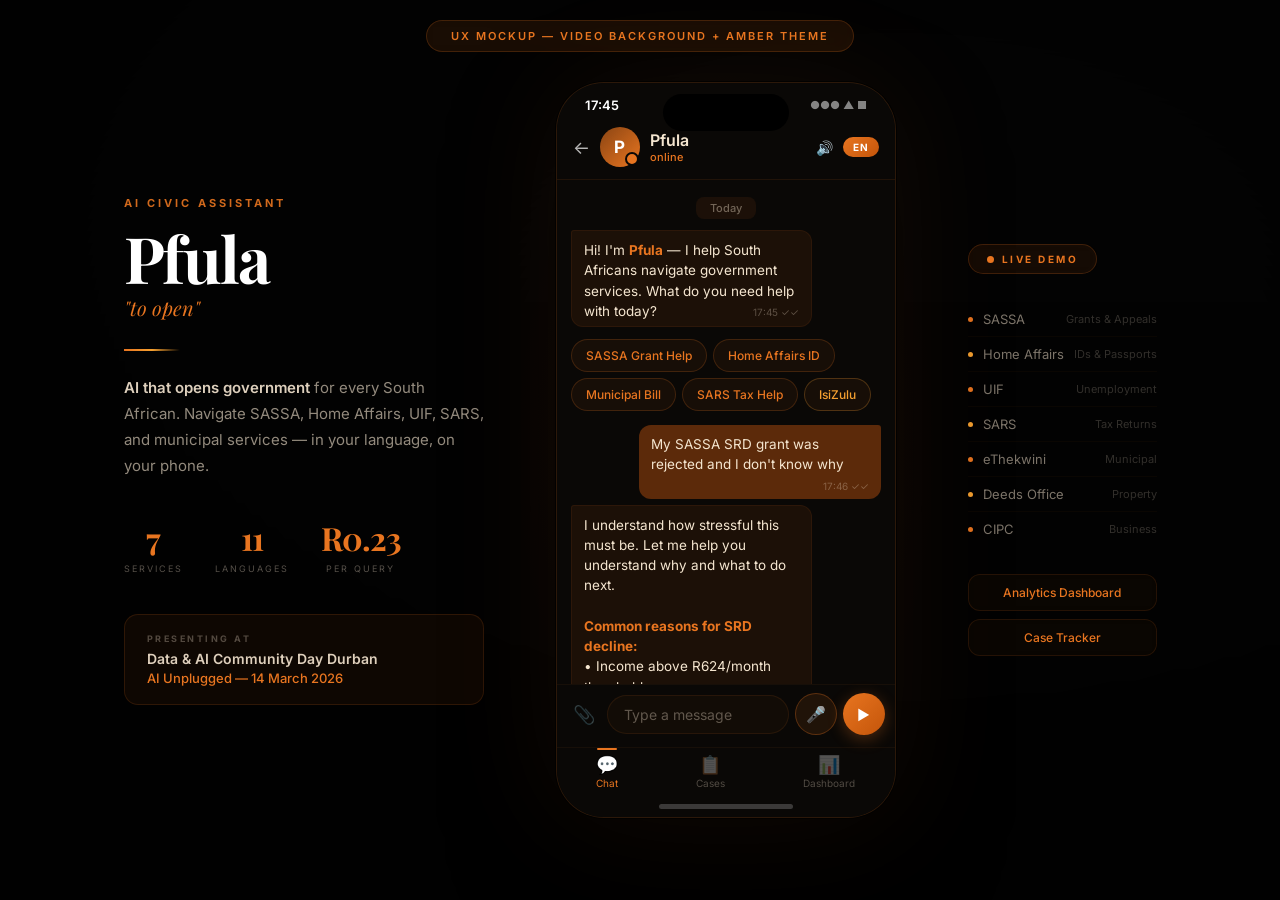
<file: frontend/mockup.html>
<!DOCTYPE html>
<html lang="en">
<head>
    <meta charset="UTF-8">
    <meta name="viewport" content="width=device-width, initial-scale=1.0">
    <title>Pfula — UX Mockup</title>
    <link href="https://fonts.googleapis.com/css2?family=Inter:wght@300;400;500;600;700;800;900&family=Playfair+Display:wght@400;600;700&display=swap" rel="stylesheet">
    <style>
        * { margin: 0; padding: 0; box-sizing: border-box; }

        body {
            font-family: 'Inter', sans-serif;
            background: #050505;
            color: #f5e6d0;
            height: 100vh;
            overflow: hidden;
            -webkit-font-smoothing: antialiased;
        }

        /* ============ VIDEO BACKGROUND ============ */
        .video-bg {
            position: fixed;
            inset: 0;
            z-index: 0;
        }

        .video-bg video {
            width: 100%;
            height: 100%;
            object-fit: cover;
            opacity: 0.6;
        }

        /* Dark overlay for readability */
        .video-overlay {
            position: fixed;
            inset: 0;
            background:
                radial-gradient(ellipse at 70% 40%, transparent 30%, rgba(0,0,0,0.5) 80%),
                linear-gradient(180deg, rgba(0,0,0,0.3) 0%, rgba(0,0,0,0.6) 100%);
            z-index: 1;
        }

        /* ============ MAIN LAYOUT ============ */
        .stage-layout {
            position: relative;
            z-index: 10;
            display: flex;
            align-items: center;
            justify-content: center;
            gap: 72px;
            width: 100%;
            height: 100vh;
            max-width: 1440px;
            margin: 0 auto;
            padding: 0 48px;
        }

        /* ============ LEFT BRANDING ============ */
        .brand-left {
            flex-shrink: 0;
            max-width: 360px;
        }

        .brand-label {
            font-size: 11px;
            font-weight: 700;
            text-transform: uppercase;
            letter-spacing: 3px;
            color: #e87520;
            margin-bottom: 16px;
            opacity: 0.9;
        }

        .brand-name {
            font-family: 'Playfair Display', serif;
            font-size: 64px;
            font-weight: 700;
            color: #fff;
            letter-spacing: -2px;
            line-height: 1;
            margin-bottom: 4px;
        }

        .brand-meaning {
            font-family: 'Playfair Display', serif;
            font-size: 20px;
            color: #e87520;
            font-style: italic;
            font-weight: 400;
            margin-bottom: 28px;
        }

        .brand-divider {
            width: 56px;
            height: 2px;
            background: linear-gradient(90deg, #e87520, #f5a030, transparent);
            margin-bottom: 24px;
        }

        .brand-tagline {
            font-size: 15px;
            color: rgba(245, 230, 208, 0.6);
            line-height: 1.75;
            font-weight: 400;
        }

        .brand-tagline strong {
            color: rgba(245, 230, 208, 0.9);
            font-weight: 600;
        }

        /* Stats row */
        .brand-stats {
            display: flex;
            gap: 32px;
            margin-top: 36px;
        }

        .stat-item { text-align: center; }

        .stat-number {
            font-family: 'Playfair Display', serif;
            font-size: 32px;
            font-weight: 700;
            color: #e87520;
            letter-spacing: -1px;
        }

        .stat-label {
            font-size: 9px;
            color: rgba(245, 230, 208, 0.35);
            text-transform: uppercase;
            letter-spacing: 2px;
            margin-top: 4px;
        }

        /* Event card */
        .brand-event {
            margin-top: 40px;
            padding: 18px 22px;
            background: rgba(232, 117, 32, 0.06);
            border: 1px solid rgba(232, 117, 32, 0.15);
            border-radius: 14px;
            backdrop-filter: blur(10px);
        }

        .event-label {
            font-size: 9px;
            color: rgba(245, 230, 208, 0.3);
            text-transform: uppercase;
            letter-spacing: 2.5px;
            font-weight: 700;
        }

        .event-name {
            color: rgba(245, 230, 208, 0.9);
            font-size: 14px;
            font-weight: 600;
            margin-top: 6px;
        }

        .event-detail {
            color: #e87520;
            font-size: 13px;
            font-weight: 500;
            margin-top: 3px;
        }

        /* ============ PHONE FRAME ============ */
        .phone-container {
            position: relative;
            flex-shrink: 0;
        }

        /* Ambient glow behind phone */
        .phone-container::before {
            content: '';
            position: absolute;
            top: 50%;
            left: 50%;
            transform: translate(-50%, -50%);
            width: 500px;
            height: 900px;
            background: radial-gradient(ellipse, rgba(232, 117, 32, 0.1) 0%, transparent 65%);
            pointer-events: none;
            animation: phonePulse 5s ease-in-out infinite;
        }

        @keyframes phonePulse {
            0%, 100% { opacity: 0.4; }
            50% { opacity: 0.8; }
        }

        .phone-frame {
            width: 390px;
            height: 844px;
            border-radius: 55px;
            background: #0a0806;
            border: 1.5px solid rgba(232, 117, 32, 0.15);
            box-shadow:
                0 0 0 1px rgba(0,0,0,0.8),
                0 0 120px rgba(232, 117, 32, 0.08),
                0 40px 100px rgba(0, 0, 0, 0.7),
                inset 0 1px 0 rgba(255,255,255,0.04);
            overflow: hidden;
            position: relative;
        }

        /* Dynamic Island */
        .notch {
            position: absolute;
            top: 11px;
            left: 50%;
            transform: translateX(-50%);
            width: 126px;
            height: 37px;
            background: #000;
            border-radius: 20px;
            z-index: 100;
        }

        .home-bar {
            position: absolute;
            bottom: 8px;
            left: 50%;
            transform: translateX(-50%);
            width: 134px;
            height: 5px;
            background: rgba(255,255,255,0.2);
            border-radius: 3px;
            z-index: 100;
        }

        /* ============ CHAT MOCKUP INSIDE PHONE ============ */
        .phone-screen {
            position: absolute;
            inset: 0;
            border-radius: 52px;
            overflow: hidden;
            background: #0a0806;
            display: flex;
            flex-direction: column;
        }

        /* Status bar */
        .mock-status-bar {
            display: flex;
            justify-content: space-between;
            align-items: center;
            padding: 14px 28px 6px;
            font-size: 13px;
            font-weight: 600;
            color: #fff;
        }

        /* WA Header */
        .mock-header {
            display: flex;
            align-items: center;
            padding: 8px 16px 12px;
            gap: 10px;
            border-bottom: 1px solid rgba(232, 117, 32, 0.1);
        }

        .mock-back {
            color: #fff;
            font-size: 18px;
            opacity: 0.7;
        }

        .mock-avatar {
            width: 40px;
            height: 40px;
            border-radius: 50%;
            background: linear-gradient(135deg, #8b4513, #e87520);
            display: flex;
            align-items: center;
            justify-content: center;
            font-weight: 700;
            font-size: 17px;
            color: #fff;
            position: relative;
        }

        .mock-avatar::after {
            content: '';
            position: absolute;
            bottom: 1px;
            right: 1px;
            width: 10px;
            height: 10px;
            border-radius: 50%;
            background: #e87520;
            border: 2px solid #0a0806;
        }

        .mock-name {
            font-size: 16px;
            font-weight: 600;
            color: #f5e6d0;
            flex: 1;
        }

        .mock-online {
            font-size: 11px;
            color: #e87520;
            font-weight: 500;
        }

        .mock-header-btns {
            display: flex;
            gap: 10px;
            align-items: center;
        }

        .mock-tts {
            color: #e87520;
            font-size: 14px;
        }

        .mock-lang {
            background: linear-gradient(135deg, #e87520, #c4550a);
            padding: 4px 10px;
            border-radius: 12px;
            font-size: 10px;
            font-weight: 700;
            color: #fff;
            letter-spacing: 1px;
        }

        /* Chat area */
        .mock-chat {
            flex: 1;
            padding: 16px 14px;
            overflow: hidden;
        }

        .mock-date {
            text-align: center;
            margin-bottom: 14px;
        }

        .mock-date span {
            background: rgba(232, 117, 32, 0.08);
            color: rgba(245, 230, 208, 0.4);
            font-size: 11px;
            padding: 4px 14px;
            border-radius: 8px;
            font-weight: 500;
        }

        /* Message bubbles */
        .mock-msg {
            margin-bottom: 6px;
            display: flex;
        }

        .mock-msg.bot { justify-content: flex-start; }
        .mock-msg.user { justify-content: flex-end; }

        .mock-bubble {
            max-width: 78%;
            padding: 9px 12px 5px;
            border-radius: 12px;
            font-size: 13.5px;
            line-height: 1.5;
            position: relative;
        }

        .mock-msg.bot .mock-bubble {
            background: rgba(232, 117, 32, 0.08);
            border: 1px solid rgba(232, 117, 32, 0.08);
            border-top-left-radius: 3px;
            color: #f5e6d0;
        }

        .mock-msg.user .mock-bubble {
            background: #5c2a0a;
            border-top-right-radius: 3px;
            color: #f5e6d0;
        }

        .mock-bubble strong {
            color: #e87520;
        }

        .mock-bubble .time {
            font-size: 10px;
            color: rgba(245, 230, 208, 0.3);
            float: right;
            margin-left: 8px;
            margin-top: 4px;
        }

        /* Follow-up pills */
        .mock-followups {
            display: flex;
            flex-wrap: wrap;
            gap: 6px;
            margin-top: 10px;
        }

        .mock-pill {
            background: rgba(232, 117, 32, 0.06);
            border: 1px solid rgba(232, 117, 32, 0.18);
            color: #e87520;
            padding: 6px 12px;
            border-radius: 18px;
            font-size: 11px;
            font-weight: 500;
        }

        /* Quick action buttons */
        .mock-quick-actions {
            display: flex;
            flex-wrap: wrap;
            gap: 6px;
            margin-top: 12px;
        }

        .mock-quick {
            background: rgba(232, 117, 32, 0.06);
            border: 1px solid rgba(232, 117, 32, 0.2);
            color: #e87520;
            padding: 8px 14px;
            border-radius: 20px;
            font-size: 12px;
            font-weight: 500;
        }

        /* Input bar */
        .mock-input-bar {
            display: flex;
            align-items: center;
            padding: 8px 10px 12px;
            gap: 6px;
            border-top: 1px solid rgba(232, 117, 32, 0.06);
        }

        .mock-attach {
            color: rgba(245, 230, 208, 0.3);
            font-size: 18px;
            padding: 6px;
        }

        .mock-input-box {
            flex: 1;
            background: rgba(232, 117, 32, 0.04);
            border: 1px solid rgba(232, 117, 32, 0.1);
            border-radius: 24px;
            padding: 10px 16px;
            color: rgba(245, 230, 208, 0.35);
            font-size: 14px;
        }

        .mock-mic {
            width: 42px;
            height: 42px;
            border-radius: 50%;
            background: rgba(232, 117, 32, 0.1);
            border: 1.5px solid rgba(232, 117, 32, 0.3);
            display: flex;
            align-items: center;
            justify-content: center;
            color: #e87520;
            font-size: 16px;
        }

        .mock-send {
            width: 42px;
            height: 42px;
            border-radius: 50%;
            background: linear-gradient(135deg, #e87520, #c4550a);
            display: flex;
            align-items: center;
            justify-content: center;
            color: #fff;
            font-size: 14px;
            box-shadow: 0 4px 16px rgba(232, 117, 32, 0.3);
        }

        /* Bottom nav */
        .mock-nav {
            display: flex;
            justify-content: space-around;
            padding: 6px 0 28px;
            border-top: 1px solid rgba(232, 117, 32, 0.06);
        }

        .mock-nav-item {
            text-align: center;
            font-size: 10px;
            color: rgba(245, 230, 208, 0.3);
            position: relative;
        }

        .mock-nav-item.active {
            color: #e87520;
        }

        .mock-nav-item.active::before {
            content: '';
            position: absolute;
            top: -6px;
            left: 50%;
            transform: translateX(-50%);
            width: 20px;
            height: 2px;
            background: #e87520;
            border-radius: 1px;
        }

        .mock-nav-icon {
            font-size: 18px;
            display: block;
            margin-bottom: 2px;
        }

        /* ============ RIGHT PANEL ============ */
        .info-right {
            flex-shrink: 0;
            max-width: 240px;
        }

        .demo-badge {
            display: inline-flex;
            align-items: center;
            gap: 8px;
            background: rgba(232, 117, 32, 0.08);
            border: 1px solid rgba(232, 117, 32, 0.2);
            color: #e87520;
            padding: 8px 18px;
            border-radius: 24px;
            font-size: 10px;
            font-weight: 700;
            text-transform: uppercase;
            letter-spacing: 2.5px;
            margin-bottom: 28px;
            backdrop-filter: blur(8px);
        }

        .demo-badge::before {
            content: '';
            width: 7px;
            height: 7px;
            border-radius: 50%;
            background: #e87520;
            animation: pulse 1.5s ease-in-out infinite;
        }

        @keyframes pulse {
            0%, 100% { opacity: 1; box-shadow: 0 0 0 0 rgba(232,117,32,0.4); }
            50% { opacity: 0.6; box-shadow: 0 0 0 6px rgba(232,117,32,0); }
        }

        .services-list {
            list-style: none;
        }

        .services-list li {
            font-size: 13px;
            color: rgba(245, 230, 208, 0.5);
            padding: 9px 0;
            border-bottom: 1px solid rgba(232, 117, 32, 0.04);
            display: flex;
            align-items: center;
            gap: 10px;
        }

        .services-list li:last-child { border-bottom: none; }

        .service-dot {
            width: 5px;
            height: 5px;
            border-radius: 50%;
            background: #e87520;
            flex-shrink: 0;
        }

        .services-list li:nth-child(even) .service-dot {
            background: #f5a030;
        }

        .services-list li span {
            color: rgba(245, 230, 208, 0.2);
            font-size: 11px;
            margin-left: auto;
        }

        .nav-links {
            margin-top: 28px;
            display: flex;
            flex-direction: column;
            gap: 8px;
        }

        .nav-link {
            font-size: 12px;
            color: #e87520;
            text-decoration: none;
            padding: 10px 18px;
            border: 1px solid rgba(232, 117, 32, 0.12);
            border-radius: 12px;
            text-align: center;
            font-weight: 500;
            backdrop-filter: blur(8px);
            background: rgba(232, 117, 32, 0.04);
            transition: all 0.3s;
        }

        .nav-link:hover {
            background: rgba(232, 117, 32, 0.1);
            border-color: rgba(232, 117, 32, 0.3);
        }

        /* ============ MOCKUP LABEL ============ */
        .mockup-label {
            position: fixed;
            top: 20px;
            left: 50%;
            transform: translateX(-50%);
            z-index: 100;
            background: rgba(232, 117, 32, 0.1);
            border: 1px solid rgba(232, 117, 32, 0.2);
            padding: 8px 24px;
            border-radius: 24px;
            font-size: 11px;
            font-weight: 600;
            color: #e87520;
            text-transform: uppercase;
            letter-spacing: 2px;
            backdrop-filter: blur(10px);
        }

        /* ============ RESPONSIVE ============ */
        @media (max-width: 1200px) {
            .brand-left, .info-right { display: none; }
            .stage-layout { gap: 0; padding: 0; }
        }

        @media (max-height: 900px) {
            .phone-frame {
                width: 340px;
                height: 736px;
                border-radius: 48px;
            }
            .phone-screen { border-radius: 45px; }
        }
    </style>
</head>
<body>
    <!-- MOCKUP LABEL -->
    <div class="mockup-label">UX Mockup — Video Background + Amber Theme</div>

    <!-- VIDEO BACKGROUND -->
    <div class="video-bg">
        <video autoplay muted loop playsinline>
            <source src="/static/video/bg.mp4" type="video/mp4">
        </video>
    </div>
    <div class="video-overlay"></div>

    <!-- LAYOUT -->
    <div class="stage-layout">

        <!-- LEFT BRANDING -->
        <div class="brand-left">
            <div class="brand-label">AI Civic Assistant</div>
            <div class="brand-name">Pfula</div>
            <div class="brand-meaning">"to open"</div>
            <div class="brand-divider"></div>
            <div class="brand-tagline">
                <strong>AI that opens government</strong> for every South African.
                Navigate SASSA, Home Affairs, UIF, SARS, and municipal services
                — in your language, on your phone.
            </div>

            <div class="brand-stats">
                <div class="stat-item">
                    <div class="stat-number">7</div>
                    <div class="stat-label">Services</div>
                </div>
                <div class="stat-item">
                    <div class="stat-number">11</div>
                    <div class="stat-label">Languages</div>
                </div>
                <div class="stat-item">
                    <div class="stat-number">R0.23</div>
                    <div class="stat-label">Per Query</div>
                </div>
            </div>

            <div class="brand-event">
                <div class="event-label">Presenting at</div>
                <div class="event-name">Data & AI Community Day Durban</div>
                <div class="event-detail">AI Unplugged — 14 March 2026</div>
            </div>
        </div>

        <!-- PHONE -->
        <div class="phone-container">
            <div class="phone-frame">
                <div class="notch"></div>
                <div class="phone-screen">
                    <!-- Status bar -->
                    <div class="mock-status-bar">
                        <span>17:45</span>
                        <span style="font-size:11px;opacity:0.5">●●● ▲ ■</span>
                    </div>

                    <!-- Header -->
                    <div class="mock-header">
                        <div class="mock-back">←</div>
                        <div class="mock-avatar">P</div>
                        <div style="flex:1">
                            <div class="mock-name">Pfula</div>
                            <div class="mock-online">online</div>
                        </div>
                        <div class="mock-header-btns">
                            <div class="mock-tts">🔊</div>
                            <div class="mock-lang">EN</div>
                        </div>
                    </div>

                    <!-- Chat -->
                    <div class="mock-chat">
                        <div class="mock-date"><span>Today</span></div>

                        <div class="mock-msg bot">
                            <div class="mock-bubble">
                                Hi! I'm <strong>Pfula</strong> — I help South Africans navigate government services. What do you need help with today?
                                <span class="time">17:45 ✓✓</span>
                            </div>
                        </div>

                        <div class="mock-quick-actions">
                            <div class="mock-quick">SASSA Grant Help</div>
                            <div class="mock-quick">Home Affairs ID</div>
                            <div class="mock-quick">Municipal Bill</div>
                            <div class="mock-quick">SARS Tax Help</div>
                            <div class="mock-quick" style="border-color:rgba(245,160,48,0.25);color:#f5a030">IsiZulu</div>
                        </div>

                        <div class="mock-msg user" style="margin-top:14px">
                            <div class="mock-bubble">
                                My SASSA SRD grant was rejected and I don't know why
                                <span class="time">17:46 ✓✓</span>
                            </div>
                        </div>

                        <div class="mock-msg bot">
                            <div class="mock-bubble">
                                I understand how stressful this must be. Let me help you understand why and what to do next.

                                <br><br><strong>Common reasons for SRD decline:</strong>
                                <br>• Income above R624/month threshold
                                <br>• NSFAS or UIF benefits detected
                                <br>• Bank verification mismatch
                                <span class="time">17:46 ✓✓</span>
                            </div>
                        </div>

                        <div class="mock-followups">
                            <div class="mock-pill">How do I appeal?</div>
                            <div class="mock-pill">What documents do I need?</div>
                            <div class="mock-pill">Write me a PAJA letter</div>
                        </div>
                    </div>

                    <!-- Input bar -->
                    <div class="mock-input-bar">
                        <div class="mock-attach">📎</div>
                        <div class="mock-input-box">Type a message</div>
                        <div class="mock-mic">🎤</div>
                        <div class="mock-send">▶</div>
                    </div>

                    <!-- Nav -->
                    <div class="mock-nav">
                        <div class="mock-nav-item active">
                            <span class="mock-nav-icon">💬</span>
                            Chat
                        </div>
                        <div class="mock-nav-item">
                            <span class="mock-nav-icon">📋</span>
                            Cases
                        </div>
                        <div class="mock-nav-item">
                            <span class="mock-nav-icon">📊</span>
                            Dashboard
                        </div>
                    </div>
                </div>
                <div class="home-bar"></div>
            </div>
        </div>

        <!-- RIGHT PANEL -->
        <div class="info-right">
            <div class="demo-badge">Live Demo</div>

            <ul class="services-list">
                <li><div class="service-dot"></div>SASSA <span>Grants & Appeals</span></li>
                <li><div class="service-dot"></div>Home Affairs <span>IDs & Passports</span></li>
                <li><div class="service-dot"></div>UIF <span>Unemployment</span></li>
                <li><div class="service-dot"></div>SARS <span>Tax Returns</span></li>
                <li><div class="service-dot"></div>eThekwini <span>Municipal</span></li>
                <li><div class="service-dot"></div>Deeds Office <span>Property</span></li>
                <li><div class="service-dot"></div>CIPC <span>Business</span></li>
            </ul>

            <div class="nav-links">
                <a href="#" class="nav-link">Analytics Dashboard</a>
                <a href="#" class="nav-link">Case Tracker</a>
            </div>
        </div>
    </div>
</body>
</html>
</file>
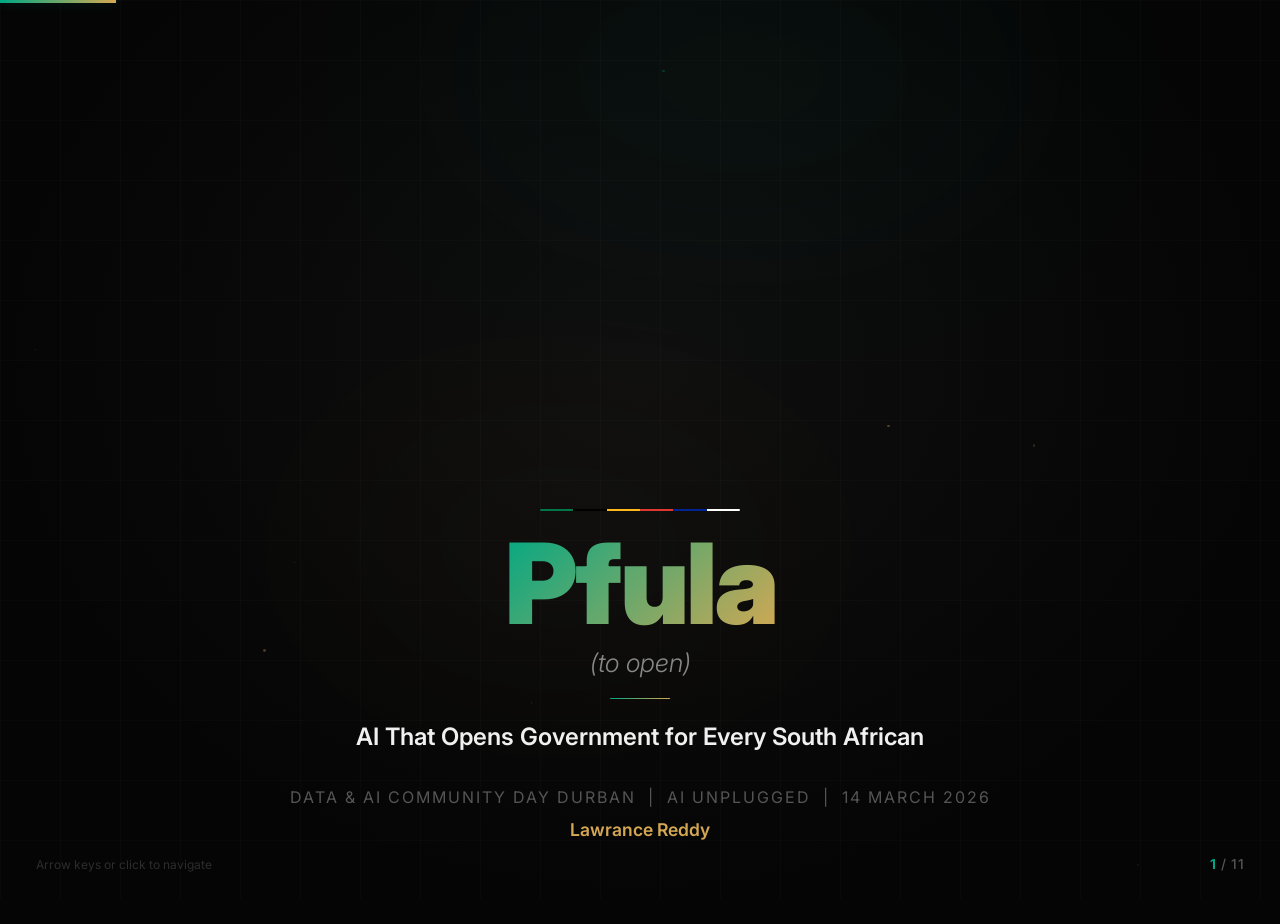
<file: frontend/presentation.html>
<!DOCTYPE html>
<html lang="en">
<head>
<meta charset="UTF-8">
<meta name="viewport" content="width=device-width, initial-scale=1.0">
<title>Pfula — AI Unplugged | Data &amp; AI Community Day Durban 2026</title>
<link href="https://fonts.googleapis.com/css2?family=Inter:wght@300;400;500;600;700;800;900&display=swap" rel="stylesheet">
<style>
*, *::before, *::after { margin: 0; padding: 0; box-sizing: border-box; }

:root {
  --bg-dark: #050505;
  --bg-mid: #0a0a0a;
  --bg-card: #111111;
  --teal: #00a884;
  --teal-glow: rgba(0, 168, 132, 0.3);
  --gold: #d4a853;
  --gold-glow: rgba(212, 168, 83, 0.25);
  --text: #f0f0f0;
  --text-dim: #888888;
  --text-muted: #555555;
  --slide-count: 11;
}

html { font-size: 16px; scroll-behavior: smooth; }

body {
  font-family: 'Inter', -apple-system, BlinkMacSystemFont, sans-serif;
  background: var(--bg-dark);
  color: var(--text);
  overflow: hidden;
  height: 100vh;
  width: 100vw;
}

/* ── Progress bar ── */
#progress-bar {
  position: fixed;
  top: 0;
  left: 0;
  height: 3px;
  background: linear-gradient(90deg, var(--teal), var(--gold));
  z-index: 1000;
  transition: width 0.5s cubic-bezier(0.4, 0, 0.2, 1);
  box-shadow: 0 0 12px var(--teal-glow);
}

/* ── Slide counter ── */
#slide-counter {
  position: fixed;
  bottom: 28px;
  right: 36px;
  font-size: 0.85rem;
  font-weight: 500;
  color: var(--text-muted);
  z-index: 1000;
  letter-spacing: 0.5px;
}
#slide-counter .current { color: var(--teal); font-weight: 700; }

/* ── Navigation hint ── */
#nav-hint {
  position: fixed;
  bottom: 28px;
  left: 36px;
  font-size: 0.75rem;
  color: var(--text-muted);
  z-index: 1000;
  opacity: 0.5;
  transition: opacity 0.3s;
}

/* ── Slides container ── */
#deck {
  position: relative;
  width: 100vw;
  height: 100vh;
}

.slide {
  position: absolute;
  top: 0; left: 0;
  width: 100vw;
  height: 100vh;
  display: flex;
  flex-direction: column;
  justify-content: center;
  align-items: center;
  padding: 60px 80px;
  opacity: 0;
  transform: translateY(24px);
  transition: opacity 0.6s cubic-bezier(0.4, 0, 0.2, 1),
              transform 0.6s cubic-bezier(0.4, 0, 0.2, 1);
  pointer-events: none;
  background: radial-gradient(ellipse at 50% 40%, #0f0f0f 0%, var(--bg-dark) 70%);
}

.slide.active {
  opacity: 1;
  transform: translateY(0);
  pointer-events: auto;
}

.slide.active .anim {
  opacity: 1;
  transform: translateY(0);
}

/* ── Animated elements ── */
.anim {
  opacity: 0;
  transform: translateY(20px);
  transition: opacity 0.6s cubic-bezier(0.4, 0, 0.2, 1),
              transform 0.6s cubic-bezier(0.4, 0, 0.2, 1);
}

/* stagger delays */
.d1 { transition-delay: 0.1s; }
.d2 { transition-delay: 0.2s; }
.d3 { transition-delay: 0.3s; }
.d4 { transition-delay: 0.4s; }
.d5 { transition-delay: 0.5s; }
.d6 { transition-delay: 0.6s; }
.d7 { transition-delay: 0.7s; }
.d8 { transition-delay: 0.8s; }
.d9 { transition-delay: 0.9s; }
.d10 { transition-delay: 1.0s; }
.d11 { transition-delay: 1.1s; }
.d12 { transition-delay: 1.2s; }

/* ── Typography ── */
.gradient-text {
  background: linear-gradient(135deg, var(--teal), var(--gold));
  -webkit-background-clip: text;
  -webkit-text-fill-color: transparent;
  background-clip: text;
}

.hero-title {
  font-size: 7rem;
  font-weight: 900;
  letter-spacing: -3px;
  line-height: 1;
}

.slide-title {
  font-size: 2.8rem;
  font-weight: 800;
  margin-bottom: 40px;
  letter-spacing: -1px;
  text-align: center;
}

.slide-subtitle {
  font-size: 1.35rem;
  color: var(--text-dim);
  font-weight: 400;
  margin-bottom: 32px;
  text-align: center;
  max-width: 800px;
  line-height: 1.6;
}

.bullet-list {
  list-style: none;
  padding: 0;
  max-width: 780px;
  width: 100%;
}

.bullet-list li {
  font-size: 1.3rem;
  line-height: 1.6;
  padding: 12px 0 12px 32px;
  position: relative;
  color: #ccc;
}

.bullet-list li::before {
  content: '';
  position: absolute;
  left: 0;
  top: 50%;
  transform: translateY(-50%);
  width: 8px;
  height: 8px;
  border-radius: 50%;
  background: var(--teal);
  box-shadow: 0 0 8px var(--teal-glow);
}

.bullet-list li strong {
  color: var(--gold);
  font-weight: 700;
}

.quote {
  font-size: 1.5rem;
  font-style: italic;
  color: var(--gold);
  text-align: center;
  max-width: 700px;
  margin-top: 32px;
  position: relative;
}

.quote::before {
  content: '\201C';
  font-size: 4rem;
  position: absolute;
  top: -30px;
  left: -30px;
  color: var(--gold-glow);
  font-style: normal;
}

.bottom-quote {
  font-size: 1.2rem;
  font-style: italic;
  color: var(--teal);
  text-align: center;
  margin-top: 40px;
}

.tag-line {
  font-size: 1rem;
  color: var(--text-muted);
  letter-spacing: 2px;
  text-transform: uppercase;
  margin-top: 12px;
}

/* ── Stat cards ── */
.stat-grid {
  display: grid;
  grid-template-columns: repeat(2, 1fr);
  gap: 24px;
  max-width: 800px;
  width: 100%;
}

.stat-card {
  background: var(--bg-card);
  border: 1px solid #1a1a1a;
  border-radius: 16px;
  padding: 28px 24px;
  text-align: center;
  transition: border-color 0.3s, box-shadow 0.3s;
}

.stat-card:hover {
  border-color: var(--teal);
  box-shadow: 0 0 20px var(--teal-glow);
}

.stat-card .stat-number {
  font-size: 2.4rem;
  font-weight: 800;
  color: var(--gold);
}

.stat-card .stat-label {
  font-size: 0.95rem;
  color: var(--text-dim);
  margin-top: 8px;
  line-height: 1.4;
}

/* ── Feature cards ── */
.feature-grid {
  display: grid;
  grid-template-columns: repeat(2, 1fr);
  gap: 24px;
  max-width: 860px;
  width: 100%;
}

.feature-card {
  background: linear-gradient(145deg, #111 0%, #0a0a0a 100%);
  border: 1px solid #1a1a1a;
  border-radius: 16px;
  padding: 32px 28px;
  transition: border-color 0.3s, transform 0.3s, box-shadow 0.3s;
}

.feature-card:hover {
  border-color: var(--teal);
  transform: translateY(-4px);
  box-shadow: 0 8px 30px var(--teal-glow);
}

.feature-card .fc-icon {
  font-size: 2rem;
  margin-bottom: 12px;
}

.feature-card .fc-title {
  font-size: 1.2rem;
  font-weight: 700;
  color: var(--teal);
  margin-bottom: 8px;
}

.feature-card .fc-desc {
  font-size: 0.95rem;
  color: var(--text-dim);
  line-height: 1.5;
}

/* ── Architecture Diagram ── */
.arch-container {
  display: flex;
  flex-direction: column;
  align-items: center;
  gap: 0;
  max-width: 960px;
  width: 100%;
}

.arch-row {
  display: flex;
  align-items: center;
  justify-content: center;
  gap: 0;
  width: 100%;
}

.arch-box {
  background: var(--bg-card);
  border: 1px solid #222;
  border-radius: 12px;
  padding: 16px 22px;
  text-align: center;
  font-size: 0.9rem;
  font-weight: 600;
  min-width: 140px;
  position: relative;
  transition: border-color 0.3s, box-shadow 0.3s;
}

.arch-box:hover {
  border-color: var(--teal);
  box-shadow: 0 0 16px var(--teal-glow);
}

.arch-box.primary {
  border-color: var(--teal);
  box-shadow: 0 0 12px var(--teal-glow);
}

.arch-box.ai {
  border-color: var(--gold);
  box-shadow: 0 0 12px var(--gold-glow);
}

.arch-box .arch-label {
  font-size: 0.7rem;
  color: var(--text-muted);
  text-transform: uppercase;
  letter-spacing: 1px;
  margin-bottom: 4px;
  font-weight: 500;
}

.arch-box .arch-name {
  color: var(--text);
}

.arch-box.primary .arch-name { color: var(--teal); }
.arch-box.ai .arch-name { color: var(--gold); }

.arch-arrow {
  color: var(--text-muted);
  font-size: 1.5rem;
  padding: 0 12px;
  flex-shrink: 0;
}

.arch-arrow-down {
  color: var(--text-muted);
  font-size: 1.3rem;
  padding: 6px 0;
  text-align: center;
}

.arch-outputs {
  display: grid;
  grid-template-columns: repeat(3, 1fr);
  gap: 14px;
  width: 100%;
  max-width: 660px;
  margin-top: 4px;
}

.arch-outputs .arch-box {
  min-width: auto;
  padding: 12px 14px;
  font-size: 0.82rem;
}

.tech-stack {
  display: flex;
  flex-wrap: wrap;
  gap: 10px;
  justify-content: center;
  margin-top: 28px;
  max-width: 860px;
}

.tech-tag {
  background: #111;
  border: 1px solid #222;
  border-radius: 20px;
  padding: 6px 16px;
  font-size: 0.78rem;
  color: var(--text-dim);
  font-weight: 500;
}

.tech-tag.highlight {
  border-color: var(--teal);
  color: var(--teal);
}

/* ── Services pills ── */
.services-row {
  display: flex;
  flex-wrap: wrap;
  gap: 12px;
  justify-content: center;
  margin: 20px 0;
}

.service-pill {
  background: linear-gradient(135deg, rgba(0,168,132,0.1), rgba(212,168,83,0.08));
  border: 1px solid #1f1f1f;
  border-radius: 24px;
  padding: 8px 20px;
  font-size: 0.9rem;
  font-weight: 600;
  color: #ccc;
  transition: border-color 0.3s, transform 0.2s;
}

.service-pill:hover {
  border-color: var(--teal);
  transform: scale(1.05);
}

/* ── KB Stats ── */
.kb-grid {
  display: grid;
  grid-template-columns: repeat(3, 1fr);
  gap: 20px;
  max-width: 780px;
  width: 100%;
}

.kb-stat {
  text-align: center;
  padding: 20px;
}

.kb-stat .kb-num {
  font-size: 2.6rem;
  font-weight: 800;
  background: linear-gradient(135deg, var(--teal), var(--gold));
  -webkit-background-clip: text;
  -webkit-text-fill-color: transparent;
  background-clip: text;
}

.kb-stat .kb-label {
  font-size: 0.85rem;
  color: var(--text-dim);
  margin-top: 6px;
  line-height: 1.4;
}

/* ── Impact comparison ── */
.impact-grid {
  display: grid;
  grid-template-columns: repeat(2, 1fr);
  gap: 20px;
  max-width: 820px;
  width: 100%;
}

.impact-card {
  background: var(--bg-card);
  border: 1px solid #1a1a1a;
  border-radius: 14px;
  padding: 24px;
  display: flex;
  align-items: flex-start;
  gap: 16px;
}

.impact-card .impact-icon {
  font-size: 1.6rem;
  flex-shrink: 0;
  width: 40px;
  text-align: center;
}

.impact-card .impact-before {
  font-size: 0.85rem;
  color: #666;
  text-decoration: line-through;
}

.impact-card .impact-after {
  font-size: 1.1rem;
  font-weight: 700;
  color: var(--teal);
  margin-top: 4px;
}

.impact-card .impact-note {
  font-size: 0.78rem;
  color: var(--gold);
  margin-top: 4px;
}

/* ── Demo button ── */
.demo-btn {
  display: inline-block;
  background: linear-gradient(135deg, var(--teal), #00c896);
  color: #000;
  font-family: 'Inter', sans-serif;
  font-size: 1.5rem;
  font-weight: 800;
  padding: 20px 56px;
  border-radius: 16px;
  text-decoration: none;
  margin-top: 40px;
  transition: transform 0.3s, box-shadow 0.3s;
  box-shadow: 0 0 30px var(--teal-glow);
  letter-spacing: 0.5px;
}

.demo-btn:hover {
  transform: scale(1.05);
  box-shadow: 0 0 50px var(--teal-glow);
}

/* ── Pulse animation for demo button ── */
@keyframes pulse-ring {
  0% { box-shadow: 0 0 0 0 rgba(0, 168, 132, 0.5); }
  70% { box-shadow: 0 0 0 20px rgba(0, 168, 132, 0); }
  100% { box-shadow: 0 0 0 0 rgba(0, 168, 132, 0); }
}

.pulse { animation: pulse-ring 2s ease-out infinite; }

/* ── Thank-you links ── */
.ty-links {
  display: flex;
  flex-direction: column;
  align-items: center;
  gap: 12px;
  margin-top: 32px;
}

.ty-link {
  font-size: 1.1rem;
  color: var(--text-dim);
}

.ty-link a {
  color: var(--teal);
  text-decoration: none;
  font-weight: 600;
  transition: color 0.2s;
}

.ty-link a:hover { color: var(--gold); }

/* ── Background decorations ── */
.bg-glow {
  position: absolute;
  border-radius: 50%;
  filter: blur(120px);
  pointer-events: none;
  z-index: 0;
}

.bg-glow.teal {
  background: var(--teal);
  opacity: 0.06;
}

.bg-glow.gold {
  background: var(--gold);
  opacity: 0.04;
}

.slide > * { position: relative; z-index: 1; }

/* ── Responsive ── */
@media (max-width: 900px) {
  .hero-title { font-size: 4.5rem; }
  .slide-title { font-size: 2rem; }
  .slide { padding: 40px 32px; }
  .stat-grid, .feature-grid, .impact-grid { grid-template-columns: 1fr; }
  .kb-grid { grid-template-columns: 1fr; }
  .arch-row { flex-direction: column; gap: 8px; }
  .arch-arrow { transform: rotate(90deg); padding: 4px 0; }
  .arch-outputs { grid-template-columns: 1fr; }
}

/* ── Subtle grid background ── */
.slide::before {
  content: '';
  position: absolute;
  inset: 0;
  background-image:
    linear-gradient(rgba(255,255,255,0.015) 1px, transparent 1px),
    linear-gradient(90deg, rgba(255,255,255,0.015) 1px, transparent 1px);
  background-size: 60px 60px;
  z-index: 0;
}

/* ── Particle dots (decorative) ── */
.particle {
  position: absolute;
  width: 2px;
  height: 2px;
  background: var(--teal);
  border-radius: 50%;
  opacity: 0.3;
  pointer-events: none;
  z-index: 0;
}

/* ── Horizontal separator ── */
.sep {
  width: 60px;
  height: 3px;
  background: linear-gradient(90deg, var(--teal), var(--gold));
  border-radius: 2px;
  margin: 20px 0;
}

/* ── Powered by badge ── */
.powered-by {
  display: inline-flex;
  align-items: center;
  gap: 8px;
  background: #111;
  border: 1px solid #222;
  border-radius: 24px;
  padding: 8px 20px;
  font-size: 0.85rem;
  color: var(--text-dim);
  margin-top: 20px;
}

.powered-by strong {
  color: var(--gold);
}

/* Flag colours */
.flag-bar {
  display: flex;
  width: 200px;
  height: 4px;
  border-radius: 2px;
  overflow: hidden;
  margin: 16px 0;
}
.flag-bar span { flex: 1; }
.flag-bar .c1 { background: #007749; }
.flag-bar .c2 { background: #000000; }
.flag-bar .c3 { background: #FFB81C; }
.flag-bar .c4 { background: #DE3831; }
.flag-bar .c5 { background: #002395; }
.flag-bar .c6 { background: #FFFFFF; }
</style>
</head>
<body>

<!-- Progress Bar -->
<div id="progress-bar" style="width: 0%"></div>

<!-- Slide Counter -->
<div id="slide-counter"><span class="current">1</span> / 11</div>

<!-- Nav Hint -->
<div id="nav-hint">Arrow keys or click to navigate</div>

<!-- ════════════════════════════════════════════ -->
<!-- SLIDE DECK                                  -->
<!-- ════════════════════════════════════════════ -->
<div id="deck">

  <!-- ──────── SLIDE 1: Title ──────── -->
  <div class="slide active" data-slide="1">
    <div class="bg-glow teal" style="width:600px;height:600px;top:-100px;right:-100px;"></div>
    <div class="bg-glow gold" style="width:500px;height:500px;bottom:-150px;left:-80px;"></div>

    <div class="flag-bar anim d1">
      <span class="c1"></span><span class="c2"></span><span class="c3"></span>
      <span class="c4"></span><span class="c5"></span><span class="c6"></span>
    </div>
    <h1 class="hero-title gradient-text anim d2">Pfula</h1>
    <p class="anim d3" style="font-size:1.6rem; color:var(--text-dim); margin-top:8px; font-weight:300; font-style:italic;">(to open)</p>
    <div class="sep anim d4"></div>
    <p class="anim d5" style="font-size:1.5rem; font-weight:600; max-width:700px; text-align:center; line-height:1.5;">
      AI That Opens Government for Every South African
    </p>
    <p class="anim d6 tag-line" style="margin-top:32px;">Data &amp; AI Community Day Durban &nbsp;|&nbsp; AI Unplugged &nbsp;|&nbsp; 14 March 2026</p>
    <p class="anim d7" style="font-size:1.1rem; color:var(--gold); margin-top:12px; font-weight:600;">Lawrance Reddy</p>
  </div>

  <!-- ──────── SLIDE 2: The Problem ──────── -->
  <div class="slide" data-slide="2">
    <div class="bg-glow teal" style="width:500px;height:500px;top:10%;left:-120px;"></div>
    <h2 class="slide-title anim d1">Every day, millions of South Africans face this:</h2>
    <ul class="bullet-list">
      <li class="anim d2"><strong>6-hour queues</strong> at Home Affairs</li>
      <li class="anim d3">SASSA grants <strong>rejected with no explanation</strong></li>
      <li class="anim d4">Municipal bills that <strong>triple overnight</strong></li>
      <li class="anim d5">UIF claims <strong>stuck for months</strong></li>
      <li class="anim d6"><strong>"Come back tomorrow"</strong> — the most expensive phrase in South Africa</li>
    </ul>
  </div>

  <!-- ──────── SLIDE 3: The Cost ──────── -->
  <div class="slide" data-slide="3">
    <div class="bg-glow gold" style="width:600px;height:600px;bottom:-100px;right:-100px;"></div>
    <h2 class="slide-title anim d1">The real cost of <span class="gradient-text">broken government services</span></h2>
    <div class="stat-grid">
      <div class="stat-card anim d2">
        <div class="stat-number">R45</div>
        <div class="stat-label">Average cost of a single<br>call centre interaction</div>
      </div>
      <div class="stat-card anim d3">
        <div class="stat-number">4.2 hrs</div>
        <div class="stat-label">Average wait time at<br>government offices</div>
      </div>
      <div class="stat-card anim d4">
        <div class="stat-number">73%</div>
        <div class="stat-label">Of complaints<br>never resolved</div>
      </div>
      <div class="stat-card anim d5">
        <div class="stat-number">R2,400/yr</div>
        <div class="stat-label">Lost per citizen in transport,<br>airtime &amp; lost wages</div>
      </div>
    </div>
    <p class="bottom-quote anim d6">What if AI could change this?</p>
  </div>

  <!-- ──────── SLIDE 4: Meet Pfula ──────── -->
  <div class="slide" data-slide="4">
    <div class="bg-glow teal" style="width:500px;height:500px;top:-80px;right:20%;"></div>
    <div class="bg-glow gold" style="width:400px;height:400px;bottom:0;left:10%;"></div>

    <h2 class="slide-title anim d1"><span class="gradient-text">Pfula</span> = to open <span style="color:var(--text-dim);font-weight:400;font-size:1.4rem;">(Tshivenda)</span></h2>
    <p class="slide-subtitle anim d2">
      An AI civic assistant that helps every South African navigate government services — <strong style="color:var(--teal);">in their language, on their phone.</strong>
    </p>
    <div class="services-row anim d3">
      <span class="service-pill">SASSA</span>
      <span class="service-pill">Home Affairs</span>
      <span class="service-pill">UIF</span>
      <span class="service-pill">SARS</span>
      <span class="service-pill">eThekwini</span>
      <span class="service-pill">Deeds Office</span>
      <span class="service-pill">CIPC</span>
    </div>
    <div class="powered-by anim d4">Powered by <strong>Claude</strong> (Anthropic)</div>
  </div>

  <!-- ──────── SLIDE 5: Architecture ──────── -->
  <div class="slide" data-slide="5">
    <h2 class="slide-title anim d1" style="margin-bottom:28px;">How It Works</h2>

    <div class="arch-container">
      <!-- Main flow -->
      <div class="arch-row anim d2">
        <div class="arch-box">
          <div class="arch-label">User</div>
          <div class="arch-name">WhatsApp / Web</div>
        </div>
        <div class="arch-arrow">&rarr;</div>
        <div class="arch-box primary">
          <div class="arch-label">Backend</div>
          <div class="arch-name">FastAPI</div>
        </div>
        <div class="arch-arrow">&rarr;</div>
        <div class="arch-box ai">
          <div class="arch-label">AI Engine</div>
          <div class="arch-name">Claude + KB</div>
        </div>
        <div class="arch-arrow">&rarr;</div>
        <div class="arch-box">
          <div class="arch-label">Output</div>
          <div class="arch-name">Structured Response</div>
        </div>
      </div>

      <!-- Down arrow from FastAPI -->
      <div class="arch-arrow-down anim d3">&darr;</div>

      <!-- Outputs -->
      <div class="arch-outputs anim d4">
        <div class="arch-box">
          <div class="arch-label">Storage</div>
          <div class="arch-name">Case Tracker</div>
        </div>
        <div class="arch-box">
          <div class="arch-label">Insights</div>
          <div class="arch-name">Analytics Dashboard</div>
        </div>
        <div class="arch-box">
          <div class="arch-label">Action</div>
          <div class="arch-name">Escalation Letters</div>
        </div>
      </div>
    </div>

    <!-- Tech stack -->
    <div class="tech-stack anim d5">
      <span class="tech-tag highlight">Python / FastAPI</span>
      <span class="tech-tag highlight">Claude API (Sonnet 4)</span>
      <span class="tech-tag">WebSocket Streaming</span>
      <span class="tech-tag">ChromaDB Knowledge Base</span>
      <span class="tech-tag">SQLite</span>
      <span class="tech-tag">Azure App Service</span>
      <span class="tech-tag">GitHub Actions (OIDC)</span>
      <span class="tech-tag" style="color:var(--gold);border-color:var(--gold);">Zero secrets in code</span>
    </div>
  </div>

  <!-- ──────── SLIDE 6: Knowledge Base ──────── -->
  <div class="slide" data-slide="6">
    <div class="bg-glow teal" style="width:500px;height:500px;bottom:-100px;left:-100px;"></div>
    <h2 class="slide-title anim d1">Not just any chatbot — <span class="gradient-text">Pfula knows the system</span></h2>

    <div class="kb-grid anim d2">
      <div class="kb-stat anim d3">
        <div class="kb-num">7</div>
        <div class="kb-label">Government services covered</div>
      </div>
      <div class="kb-stat anim d4">
        <div class="kb-num">52,000+</div>
        <div class="kb-label">Words of structured knowledge</div>
      </div>
      <div class="kb-stat anim d5">
        <div class="kb-num">100%</div>
        <div class="kb-label">Real data — numbers, forms, legislation</div>
      </div>
    </div>

    <ul class="bullet-list" style="margin-top:24px;">
      <li class="anim d6">Escalation paths with <strong>constitutional rights</strong></li>
      <li class="anim d7">Specific to <strong>Durban / eThekwini</strong> where relevant</li>
    </ul>

    <p class="bottom-quote anim d8">Built by South Africans, for South Africans</p>
  </div>

  <!-- ──────── SLIDE 7: Key Features ──────── -->
  <div class="slide" data-slide="7">
    <h2 class="slide-title anim d1">Key Features</h2>
    <div class="feature-grid">
      <div class="feature-card anim d2">
        <div class="fc-icon">&#127760;</div>
        <div class="fc-title">Multilingual</div>
        <div class="fc-desc">English + isiZulu today. Expandable to all 11 official South African languages.</div>
      </div>
      <div class="feature-card anim d3">
        <div class="fc-icon">&#9997;&#65039;</div>
        <div class="fc-title">Escalation Letters</div>
        <div class="fc-desc">AI-generated formal complaints citing specific legislation and constitutional rights.</div>
      </div>
      <div class="feature-card anim d4">
        <div class="fc-icon">&#128203;</div>
        <div class="fc-title">Case Tracking</div>
        <div class="fc-desc">Every issue becomes a tracked, accountable case with full history.</div>
      </div>
      <div class="feature-card anim d5">
        <div class="fc-icon">&#128200;</div>
        <div class="fc-title">Analytics</div>
        <div class="fc-desc">Real-time insight into what citizens need most — data for better governance.</div>
      </div>
    </div>
  </div>

  <!-- ──────── SLIDE 8: Live Demo ──────── -->
  <div class="slide" data-slide="8">
    <div class="bg-glow teal" style="width:700px;height:700px;top:50%;left:50%;transform:translate(-50%,-50%);"></div>
    <h2 class="slide-title anim d1" style="font-size:3.2rem;">Let's see it <span class="gradient-text">in action</span></h2>
    <div class="sep anim d2"></div>
    <a href="/simulator" class="demo-btn pulse anim d3">Launch Pfula &rarr;</a>
    <p class="anim d4" style="margin-top:28px; color:var(--text-muted); font-size:0.9rem;">Live demo — ask anything about SA government services</p>
  </div>

  <!-- ──────── SLIDE 9: Impact ──────── -->
  <div class="slide" data-slide="9">
    <h2 class="slide-title anim d1">What this means <span class="gradient-text">at scale</span></h2>
    <div class="impact-grid">
      <div class="impact-card anim d2">
        <div class="impact-icon">&#128176;</div>
        <div>
          <div class="impact-before">R45 / call</div>
          <div class="impact-after">R0.23 / query</div>
          <div class="impact-note">99.5% cost reduction</div>
        </div>
      </div>
      <div class="impact-card anim d3">
        <div class="impact-icon">&#9201;</div>
        <div>
          <div class="impact-before">8am–3:30pm office hours</div>
          <div class="impact-after">24/7 availability</div>
          <div class="impact-note">Always on, always ready</div>
        </div>
      </div>
      <div class="impact-card anim d4">
        <div class="impact-icon">&#9878;</div>
        <div>
          <div class="impact-before">Inconsistent advice</div>
          <div class="impact-after">Rights-aware, every time</div>
          <div class="impact-note">Constitutional grounding</div>
        </div>
      </div>
      <div class="impact-card anim d5">
        <div class="impact-icon">&#128202;</div>
        <div>
          <div class="impact-before">No visibility into gaps</div>
          <div class="impact-after">Data-driven insights</div>
          <div class="impact-note">Service delivery intelligence</div>
        </div>
      </div>
    </div>
    <p class="bottom-quote anim d6" style="max-width:600px;">Every South African deserves access to the services their taxes pay for</p>
  </div>

  <!-- ──────── SLIDE 10: What's Next ──────── -->
  <div class="slide" data-slide="10">
    <div class="bg-glow gold" style="width:500px;height:500px;top:-80px;right:-80px;"></div>
    <h2 class="slide-title anim d1">What's Next</h2>
    <ul class="bullet-list">
      <li class="anim d2"><strong>WhatsApp integration</strong> — reach 28M+ South African users</li>
      <li class="anim d3">All <strong>11 official languages</strong></li>
      <li class="anim d4"><strong>Voice input</strong> for accessibility</li>
      <li class="anim d5">Integration with <strong>government APIs</strong> (SASSA status, DHA tracking)</li>
      <li class="anim d6"><strong>Open source</strong> the knowledge base</li>
      <li class="anim d7">Partner with <strong>Legal Aid SA, Black Sash, SAHRC</strong></li>
    </ul>
  </div>

  <!-- ──────── SLIDE 11: Thank You ──────── -->
  <div class="slide" data-slide="11">
    <div class="bg-glow teal" style="width:600px;height:600px;top:-100px;left:50%;transform:translateX(-50%);"></div>
    <div class="bg-glow gold" style="width:400px;height:400px;bottom:-100px;right:10%;"></div>

    <div class="flag-bar anim d1">
      <span class="c1"></span><span class="c2"></span><span class="c3"></span>
      <span class="c4"></span><span class="c5"></span><span class="c6"></span>
    </div>
    <h2 class="anim d2" style="font-size:2.2rem; font-weight:800; text-align:center; max-width:700px; line-height:1.4;">
      <span class="gradient-text">Pfula</span> — Opening Government,<br>One Query at a Time
    </h2>
    <div class="sep anim d3"></div>
    <p class="anim d4" style="font-size:1.4rem; font-weight:700; color:var(--gold); margin-top:8px;">Lawrance Reddy</p>

    <div class="ty-links anim d5">
      <p class="ty-link">GitHub: <a href="https://github.com/bytezn/vula" target="_blank">bytezn/vula</a></p>
      <p class="ty-link">Try it now: <a href="https://pfula-app.azurewebsites.net" target="_blank">pfula-app.azurewebsites.net</a></p>
    </div>
  </div>

</div><!-- /deck -->

<script>
(function() {
  'use strict';

  const slides = document.querySelectorAll('.slide');
  const total = slides.length;
  let current = 0;

  const progressBar = document.getElementById('progress-bar');
  const counter = document.getElementById('slide-counter');
  const navHint = document.getElementById('nav-hint');

  function updateUI() {
    const pct = ((current + 1) / total) * 100;
    progressBar.style.width = pct + '%';
    counter.innerHTML = '<span class="current">' + (current + 1) + '</span> / ' + total;

    // Hide nav hint after first navigation
    if (current > 0) navHint.style.opacity = '0';
  }

  function goTo(index) {
    if (index < 0 || index >= total || index === current) return;
    slides[current].classList.remove('active');
    current = index;
    slides[current].classList.add('active');
    updateUI();
  }

  function next() { goTo(current + 1); }
  function prev() { goTo(current - 1); }

  // Keyboard navigation
  document.addEventListener('keydown', function(e) {
    if (e.key === 'ArrowRight' || e.key === 'ArrowDown' || e.key === ' ') {
      e.preventDefault();
      next();
    } else if (e.key === 'ArrowLeft' || e.key === 'ArrowUp') {
      e.preventDefault();
      prev();
    } else if (e.key === 'Home') {
      e.preventDefault();
      goTo(0);
    } else if (e.key === 'End') {
      e.preventDefault();
      goTo(total - 1);
    }
  });

  // Click to advance (right half), go back (left half)
  document.addEventListener('click', function(e) {
    // Don't capture clicks on links or buttons
    if (e.target.closest('a, button')) return;

    if (e.clientX > window.innerWidth * 0.35) {
      next();
    } else {
      prev();
    }
  });

  // Touch support
  let touchStartX = 0;
  document.addEventListener('touchstart', function(e) {
    touchStartX = e.changedTouches[0].clientX;
  }, { passive: true });

  document.addEventListener('touchend', function(e) {
    const diff = touchStartX - e.changedTouches[0].clientX;
    if (Math.abs(diff) > 50) {
      if (diff > 0) next(); else prev();
    }
  }, { passive: true });

  // Sprinkle decorative particles on each slide
  slides.forEach(function(slide) {
    for (let i = 0; i < 8; i++) {
      const dot = document.createElement('div');
      dot.className = 'particle';
      dot.style.left = (Math.random() * 100) + '%';
      dot.style.top = (Math.random() * 100) + '%';
      dot.style.opacity = (0.1 + Math.random() * 0.25).toFixed(2);
      dot.style.width = dot.style.height = (1 + Math.random() * 2) + 'px';
      if (Math.random() > 0.5) dot.style.background = '#d4a853';
      slide.appendChild(dot);
    }
  });

  updateUI();
})();
</script>
</body>
</html>
</file>
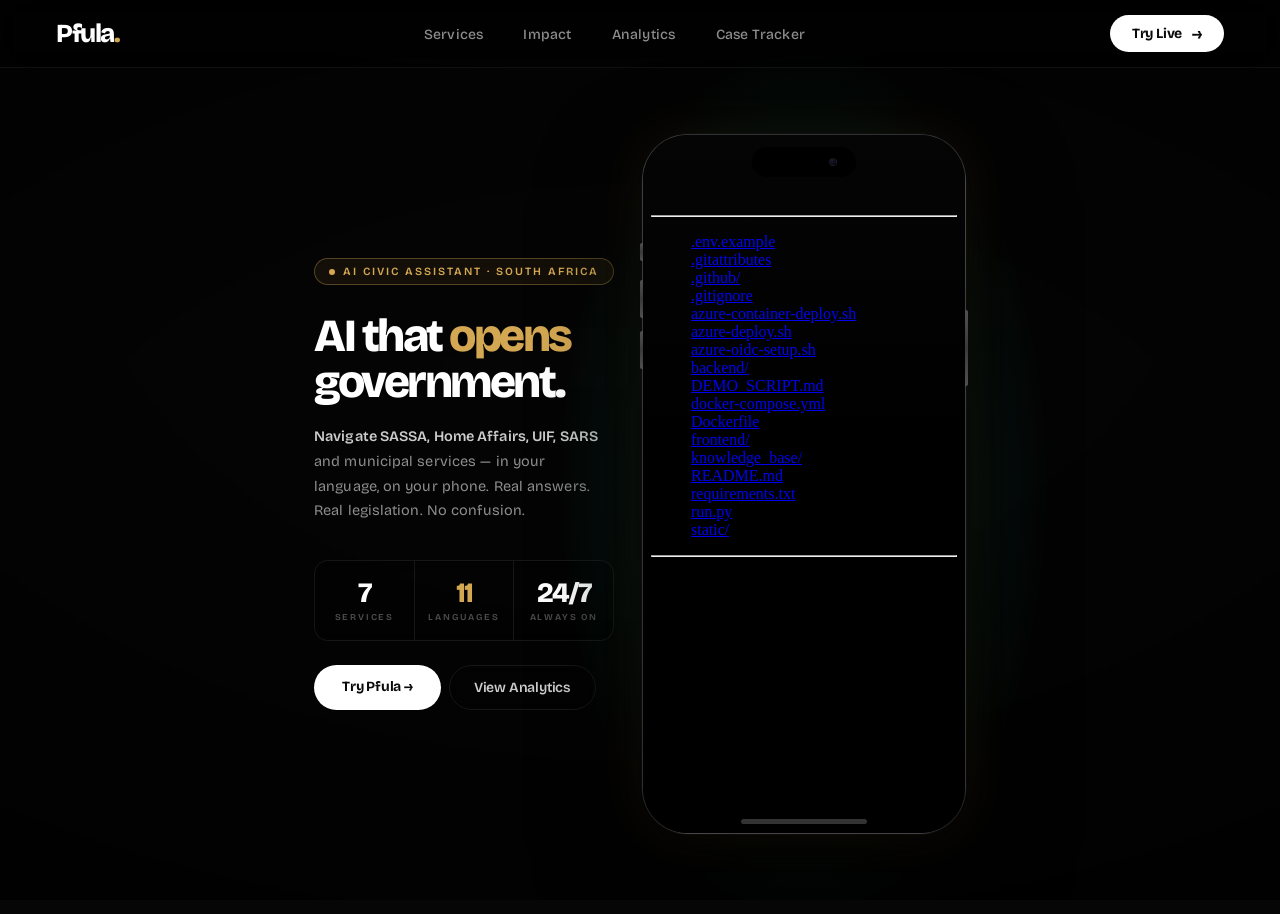
<file: frontend/simulator.html>
<!DOCTYPE html>
<html lang="en">
<head>
    <meta charset="UTF-8">
    <meta name="viewport" content="width=device-width, initial-scale=1.0">
    <title>Pfula — AI that Opens Government</title>
    <link rel="preconnect" href="https://fonts.googleapis.com">
    <link rel="preconnect" href="https://fonts.gstatic.com" crossorigin>
    <link href="https://fonts.googleapis.com/css2?family=Bricolage+Grotesque:opsz,wght@12..96,200;12..96,300;12..96,400;12..96,500;12..96,600;12..96,700;12..96,800&display=swap" rel="stylesheet">
    <style>
        *, *::before, *::after { margin: 0; padding: 0; box-sizing: border-box; }

        :root {
            --gold: #d4a853;
            --gold-dim: rgba(212,168,83,0.6);
            --teal: #00c49a;
            --white: #ffffff;
            --white-80: rgba(255,255,255,0.8);
            --white-55: rgba(255,255,255,0.55);
            --white-30: rgba(255,255,255,0.3);
            --white-08: rgba(255,255,255,0.08);
            --white-04: rgba(255,255,255,0.04);
            --font: 'Bricolage Grotesque', sans-serif;
        }

        html, body {
            width: 100%;
            height: 100%;
            overflow: hidden;
            background: #060606;
            -webkit-font-smoothing: antialiased;
            font-family: var(--font);
        }

        /* ─────────────────────────────────────────────────
           VIDEO BACKGROUND
        ───────────────────────────────────────────────── */
        .video-bg {
            position: fixed;
            inset: 0;
            z-index: 0;
        }

        .video-bg video {
            width: 100%;
            height: 100%;
            object-fit: cover;
            object-position: center;
        }

        /* layered cinematic overlay */
        .video-overlay {
            position: fixed;
            inset: 0;
            z-index: 1;
            background:
                radial-gradient(ellipse 80% 80% at 50% 50%, transparent 20%, rgba(0,0,0,0.55) 100%),
                linear-gradient(to bottom, rgba(0,0,0,0.35) 0%, rgba(0,0,0,0.15) 40%, rgba(0,0,0,0.5) 100%);
        }

        /* ─────────────────────────────────────────────────
           NAV BAR
        ───────────────────────────────────────────────── */
        .nav {
            position: fixed;
            top: 0;
            left: 0;
            right: 0;
            z-index: 100;
            display: flex;
            align-items: center;
            justify-content: space-between;
            padding: 0 56px;
            height: 68px;
            background: rgba(0,0,0,0.18);
            backdrop-filter: blur(20px);
            -webkit-backdrop-filter: blur(20px);
            border-bottom: 1px solid rgba(255,255,255,0.06);
        }

        .nav-logo {
            font-size: 26px;
            font-weight: 800;
            letter-spacing: -1.5px;
            color: var(--white);
            line-height: 1;
        }

        .nav-logo span {
            color: var(--gold);
        }

        .nav-links {
            display: flex;
            align-items: center;
            gap: 40px;
            list-style: none;
        }

        .nav-links a {
            font-size: 14px;
            font-weight: 500;
            color: var(--white-55);
            text-decoration: none;
            letter-spacing: 0.2px;
            transition: color 0.2s;
        }

        .nav-links a:hover { color: var(--white); }

        .nav-cta {
            display: flex;
            align-items: center;
            gap: 10px;
            background: var(--white);
            color: #0a0a0a !important;
            padding: 10px 22px;
            border-radius: 100px;
            font-size: 14px !important;
            font-weight: 700 !important;
            letter-spacing: -0.2px;
            text-decoration: none;
            transition: all 0.2s !important;
        }

        .nav-cta:hover {
            background: var(--gold) !important;
            color: #0a0a0a !important;
            transform: none !important;
        }

        .nav-cta-arrow {
            font-size: 16px;
            line-height: 1;
        }

        /* ─────────────────────────────────────────────────
           HERO LAYOUT
        ───────────────────────────────────────────────── */
        .hero {
            position: relative;
            z-index: 10;
            width: 100%;
            height: 100vh;
            padding-top: 68px; /* nav offset */
            display: flex;
            align-items: center;
            justify-content: center;
            gap: 64px;
            padding-left: 56px;
            padding-right: 56px;
        }

        /* ─────────────────────────────────────────────────
           LEFT — COPY
        ───────────────────────────────────────────────── */
        .copy {
            flex: 0 0 auto;
            width: 340px;
            animation: fadeLeft 1s cubic-bezier(0.16, 1, 0.3, 1) both;
        }

        @keyframes fadeLeft {
            from { opacity: 0; transform: translateX(-36px); }
            to   { opacity: 1; transform: translateX(0); }
        }

        /* Eyebrow badge */
        .eyebrow {
            display: inline-flex;
            align-items: center;
            gap: 8px;
            border: 1px solid rgba(212,168,83,0.35);
            background: rgba(212,168,83,0.08);
            backdrop-filter: blur(8px);
            color: var(--gold);
            padding: 6px 14px;
            border-radius: 100px;
            font-size: 11px;
            font-weight: 600;
            letter-spacing: 2px;
            text-transform: uppercase;
            margin-bottom: 28px;
        }

        .eyebrow-dot {
            width: 6px;
            height: 6px;
            border-radius: 50%;
            background: var(--gold);
        }

        /* Headline */
        .headline {
            font-size: 58px;
            font-weight: 800;
            line-height: 1.0;
            letter-spacing: -3px;
            color: var(--white);
            margin-bottom: 20px;
        }

        .headline em {
            font-style: normal;
            color: var(--gold);
        }

        /* Sub */
        .subline {
            font-size: 15.5px;
            font-weight: 400;
            color: var(--white-55);
            line-height: 1.7;
            margin-bottom: 36px;
            letter-spacing: 0.1px;
        }

        .subline strong {
            color: var(--white-80);
            font-weight: 600;
        }

        /* Stats row */
        .stats {
            display: flex;
            gap: 0;
            margin-bottom: 36px;
            border: 1px solid var(--white-08);
            border-radius: 14px;
            overflow: hidden;
            backdrop-filter: blur(8px);
            background: rgba(0,0,0,0.15);
        }

        .stat {
            flex: 1;
            padding: 18px 0;
            text-align: center;
            border-right: 1px solid var(--white-08);
        }

        .stat:last-child { border-right: none; }

        .stat-val {
            font-size: 28px;
            font-weight: 800;
            letter-spacing: -1.5px;
            color: var(--white);
            line-height: 1;
        }

        .stat-val.gold { color: var(--gold); }

        .stat-lbl {
            font-size: 9px;
            font-weight: 600;
            color: var(--white-30);
            text-transform: uppercase;
            letter-spacing: 1.8px;
            margin-top: 5px;
        }

        /* CTA buttons */
        .ctas {
            display: flex;
            gap: 12px;
        }

        .btn-primary {
            font-family: var(--font);
            font-size: 14px;
            font-weight: 700;
            padding: 13px 28px;
            border-radius: 100px;
            background: var(--white);
            color: #0a0a0a;
            border: none;
            cursor: pointer;
            text-decoration: none;
            display: inline-block;
            letter-spacing: -0.2px;
            transition: all 0.2s;
        }

        .btn-primary:hover {
            background: var(--gold);
        }

        .btn-ghost {
            font-family: var(--font);
            font-size: 14px;
            font-weight: 600;
            padding: 13px 24px;
            border-radius: 100px;
            background: transparent;
            color: var(--white-80);
            border: 1px solid var(--white-08);
            cursor: pointer;
            text-decoration: none;
            display: inline-block;
            letter-spacing: -0.2px;
            backdrop-filter: blur(8px);
            transition: all 0.2s;
        }

        .btn-ghost:hover {
            border-color: var(--white-30);
            color: var(--white);
            background: var(--white-04);
        }

        /* ─────────────────────────────────────────────────
           CENTRE — PHONE
        ───────────────────────────────────────────────── */
        .phone-wrap {
            flex: 0 0 auto;
            position: relative;
            animation: riseUp 1s cubic-bezier(0.16, 1, 0.3, 1) 0.1s both;
        }

        @keyframes riseUp {
            from { opacity: 0; transform: translateY(36px) scale(0.97); }
            to   { opacity: 1; transform: translateY(0) scale(1); }
        }

        /* Ambient glow */
        .phone-glow {
            position: absolute;
            inset: -80px;
            border-radius: 50%;
            background: radial-gradient(ellipse at center,
                rgba(212,168,83,0.13) 0%,
                rgba(0,196,154,0.07) 50%,
                transparent 75%
            );
            animation: breathe 5s ease-in-out infinite;
            pointer-events: none;
            z-index: 0;
        }

        @keyframes breathe {
            0%, 100% { opacity: 0.6; transform: scale(1); }
            50%       { opacity: 1; transform: scale(1.06); }
        }

        /* iPhone 15 Pro */
        .iphone {
            position: relative;
            z-index: 1;
            width: 370px;
            height: 800px;
            border-radius: 52px;
            background: linear-gradient(150deg, #2c2c2e 0%, #1c1c1e 40%, #0f0f11 100%);
            border: 1.5px solid rgba(255,255,255,0.13);
            box-shadow:
                inset 0 0 0 1px rgba(0,0,0,0.9),
                0 0 0 0.5px rgba(255,255,255,0.04),
                0 0 50px rgba(212,168,83,0.07),
                0 40px 100px rgba(0,0,0,0.75),
                0 8px 30px rgba(0,0,0,0.5);
            overflow: visible;
        }

        .iphone-screen {
            position: absolute;
            inset: 0;
            border-radius: 50px;
            overflow: hidden;
            background: #000;
        }

        .iphone-screen iframe {
            width: 100%;
            height: 100%;
            border: none;
            display: block;
            border-radius: 50px;
        }

        .dynamic-island {
            position: absolute;
            top: 12px;
            left: 50%;
            transform: translateX(-50%);
            width: 118px;
            height: 34px;
            background: #000;
            border-radius: 20px;
            z-index: 200;
        }

        .dynamic-island::after {
            content: '';
            position: absolute;
            right: 19px;
            top: 50%;
            transform: translateY(-50%);
            width: 8px;
            height: 8px;
            border-radius: 50%;
            background: radial-gradient(circle at 35% 35%, #1a1a2e, #000);
            border: 0.5px solid rgba(255,255,255,0.05);
        }

        .home-indicator {
            position: absolute;
            bottom: 9px;
            left: 50%;
            transform: translateX(-50%);
            width: 126px;
            height: 5px;
            background: rgba(255,255,255,0.2);
            border-radius: 3px;
            z-index: 200;
        }

        .screen-glare {
            position: absolute;
            top: 0; left: 0; right: 0;
            height: 44%;
            background: linear-gradient(180deg, rgba(255,255,255,0.02) 0%, transparent 100%);
            border-radius: 50px 50px 0 0;
            pointer-events: none;
            z-index: 150;
        }

        /* Side buttons */
        .btn-power {
            position: absolute; right: -3px; top: 175px;
            width: 3px; height: 76px;
            background: linear-gradient(180deg, #505052, #3a3a3c, #505052);
            border-radius: 0 2px 2px 0;
        }
        .btn-vol-up {
            position: absolute; left: -3px; top: 145px;
            width: 3px; height: 38px;
            background: linear-gradient(180deg, #505052, #3a3a3c, #505052);
            border-radius: 2px 0 0 2px;
        }
        .btn-vol-down {
            position: absolute; left: -3px; top: 196px;
            width: 3px; height: 38px;
            background: linear-gradient(180deg, #505052, #3a3a3c, #505052);
            border-radius: 2px 0 0 2px;
        }
        .btn-silent {
            position: absolute; left: -3px; top: 108px;
            width: 3px; height: 18px;
            background: linear-gradient(180deg, #505052, #3a3a3c, #505052);
            border-radius: 2px 0 0 2px;
        }

        /* ─────────────────────────────────────────────────
           RIGHT — SERVICES + LINKS
        ───────────────────────────────────────────────── */
        .panel-right {
            flex: 0 0 auto;
            width: 240px;
            animation: fadeRight 1s cubic-bezier(0.16, 1, 0.3, 1) 0.2s both;
        }

        @keyframes fadeRight {
            from { opacity: 0; transform: translateX(36px); }
            to   { opacity: 1; transform: translateX(0); }
        }

        /* Live badge */
        .live-badge {
            display: inline-flex;
            align-items: center;
            gap: 9px;
            background: rgba(0,196,154,0.08);
            border: 1px solid rgba(0,196,154,0.28);
            backdrop-filter: blur(8px);
            color: var(--teal);
            padding: 8px 16px;
            border-radius: 100px;
            font-size: 11px;
            font-weight: 700;
            letter-spacing: 2px;
            text-transform: uppercase;
            margin-bottom: 28px;
        }

        .live-dot {
            width: 7px;
            height: 7px;
            border-radius: 50%;
            background: var(--teal);
            flex-shrink: 0;
            animation: livePulse 1.6s ease-in-out infinite;
        }

        @keyframes livePulse {
            0%, 100% { opacity: 1; box-shadow: 0 0 0 0 rgba(0,196,154,0.4); }
            50%       { opacity: 0.7; box-shadow: 0 0 0 7px rgba(0,196,154,0); }
        }

        /* Services */
        .services {
            list-style: none;
        }

        .services li {
            font-size: 14px;
            font-weight: 500;
            color: var(--white-55);
            padding: 9px 0;
            border-bottom: 1px solid rgba(255,255,255,0.05);
            display: flex;
            align-items: center;
            gap: 10px;
            letter-spacing: -0.2px;
            transition: all 0.22s;
        }

        .services li:last-child { border-bottom: none; }

        .services li:hover {
            color: var(--white-80);
            transform: translateX(4px);
        }

        .svc-dot {
            width: 5px;
            height: 5px;
            border-radius: 50%;
            background: var(--teal);
            flex-shrink: 0;
        }

        .services li:nth-child(even) .svc-dot { background: var(--gold); }

        .svc-sub {
            font-size: 12px;
            font-weight: 400;
            color: var(--white-30);
            margin-left: auto;
            letter-spacing: 0;
        }

        /* Nav links */
        .action-links {
            margin-top: 24px;
            display: flex;
            flex-direction: column;
            gap: 8px;
        }

        .action-link {
            font-family: var(--font);
            font-size: 13px;
            font-weight: 600;
            color: var(--white-55);
            text-decoration: none;
            padding: 10px 18px;
            border: 1px solid var(--white-08);
            border-radius: 10px;
            backdrop-filter: blur(8px);
            background: rgba(0,0,0,0.1);
            display: block;
            text-align: center;
            letter-spacing: -0.2px;
            transition: all 0.22s;
        }

        .action-link:hover {
            background: var(--white-04);
            border-color: var(--white-30);
            color: var(--white-80);
            transform: translateY(-1px);
        }

        /* ─────────────────────────────────────────────────
           RESPONSIVE
        ───────────────────────────────────────────────── */
        /* 1050–1300px: keep left copy + phone, hide right panel, compress spacing */
        @media (max-width: 1300px) {
            .panel-right { display: none; }
            .hero { gap: 28px; padding-left: 28px; padding-right: 28px; }
            .copy { width: 300px; }
            .headline { font-size: 46px; letter-spacing: -2.5px; }
            .subline { font-size: 14.5px; }
            .stats { margin-bottom: 24px; }
            .ctas { gap: 8px; }
        }

        /* Below 1050px: phone only */
        @media (max-width: 1050px) {
            .copy, .panel-right { display: none; }
            .hero { gap: 0; padding: 0; }
        }

        @media (max-height: 900px) {
            .iphone { width: 324px; height: 700px; border-radius: 46px; }
            .iphone-screen { border-radius: 44px; }
            .iphone-screen iframe { border-radius: 44px; }
            .screen-glare { border-radius: 44px 44px 0 0; }
            .dynamic-island { width: 104px; height: 30px; }
            .headline { font-size: 46px; letter-spacing: -2.5px; }
        }

        @media (max-height: 760px) {
            .iphone { width: 284px; height: 614px; border-radius: 40px; }
            .iphone-screen { border-radius: 38px; }
            .iphone-screen iframe { border-radius: 38px; }
            .screen-glare { border-radius: 38px 38px 0 0; }
        }
    </style>
</head>
<body>

    <!-- Video Background -->
    <div class="video-bg">
        <video autoplay muted loop playsinline preload="auto">
            <source src="/static/video/bg.mp4" type="video/mp4">
        </video>
    </div>
    <div class="video-overlay"></div>

    <!-- Nav Bar -->
    <nav class="nav">
        <div class="nav-logo">Pfula<span>.</span></div>
        <ul class="nav-links">
            <li><a href="#">Services</a></li>
            <li><a href="#">Impact</a></li>
            <li><a href="/dashboard" target="_blank">Analytics</a></li>
            <li><a href="/tracker" target="_blank">Case Tracker</a></li>
        </ul>
        <a href="/" class="nav-links nav-cta" target="_blank">
            Try Live <span class="nav-cta-arrow">→</span>
        </a>
    </nav>

    <!-- Hero -->
    <section class="hero">

        <!-- Left copy -->
        <div class="copy">
            <div class="eyebrow">
                <span class="eyebrow-dot"></span>
                AI Civic Assistant · South Africa
            </div>

            <h1 class="headline">
                AI that <em>opens</em><br>government.
            </h1>

            <p class="subline">
                <strong>Navigate SASSA, Home Affairs, UIF, SARS</strong> and
                municipal services — in your language, on your phone.
                Real answers. Real legislation. No confusion.
            </p>

            <div class="stats">
                <div class="stat">
                    <div class="stat-val">7</div>
                    <div class="stat-lbl">Services</div>
                </div>
                <div class="stat">
                    <div class="stat-val gold">11</div>
                    <div class="stat-lbl">Languages</div>
                </div>
                <div class="stat">
                    <div class="stat-val">24/7</div>
                    <div class="stat-lbl">Always On</div>
                </div>
            </div>

            <div class="ctas">
                <a href="/" class="btn-primary" target="_blank">Try Pfula →</a>
                <a href="/dashboard" class="btn-ghost" target="_blank">View Analytics</a>
            </div>
        </div>

        <!-- Phone -->
        <div class="phone-wrap">
            <div class="phone-glow"></div>
            <div class="iphone">
                <div class="btn-power"></div>
                <div class="btn-vol-up"></div>
                <div class="btn-vol-down"></div>
                <div class="btn-silent"></div>
                <div class="iphone-screen">
                    <iframe src="/" id="phone-screen" title="Pfula WhatsApp Chat"></iframe>
                </div>
                <div class="dynamic-island"></div>
                <div class="screen-glare"></div>
                <div class="home-indicator"></div>
            </div>
        </div>

        <!-- Right panel -->
        <div class="panel-right">
            <div class="live-badge">
                <span class="live-dot"></span>
                Live Demo
            </div>

            <ul class="services">
                <li><div class="svc-dot"></div>SASSA <span class="svc-sub">Grants & Appeals</span></li>
                <li><div class="svc-dot"></div>Home Affairs <span class="svc-sub">IDs & Passports</span></li>
                <li><div class="svc-dot"></div>UIF <span class="svc-sub">Unemployment</span></li>
                <li><div class="svc-dot"></div>SARS <span class="svc-sub">Tax Returns</span></li>
                <li><div class="svc-dot"></div>eThekwini <span class="svc-sub">Municipal</span></li>
                <li><div class="svc-dot"></div>Deeds Office <span class="svc-sub">Property</span></li>
                <li><div class="svc-dot"></div>CIPC <span class="svc-sub">Business</span></li>
            </ul>

            <div class="action-links">
                <a href="/dashboard" class="action-link" target="_blank">Analytics Dashboard</a>
                <a href="/tracker" class="action-link" target="_blank">Case Tracker</a>
            </div>
        </div>

    </section>

</body>
</html>
</file>
